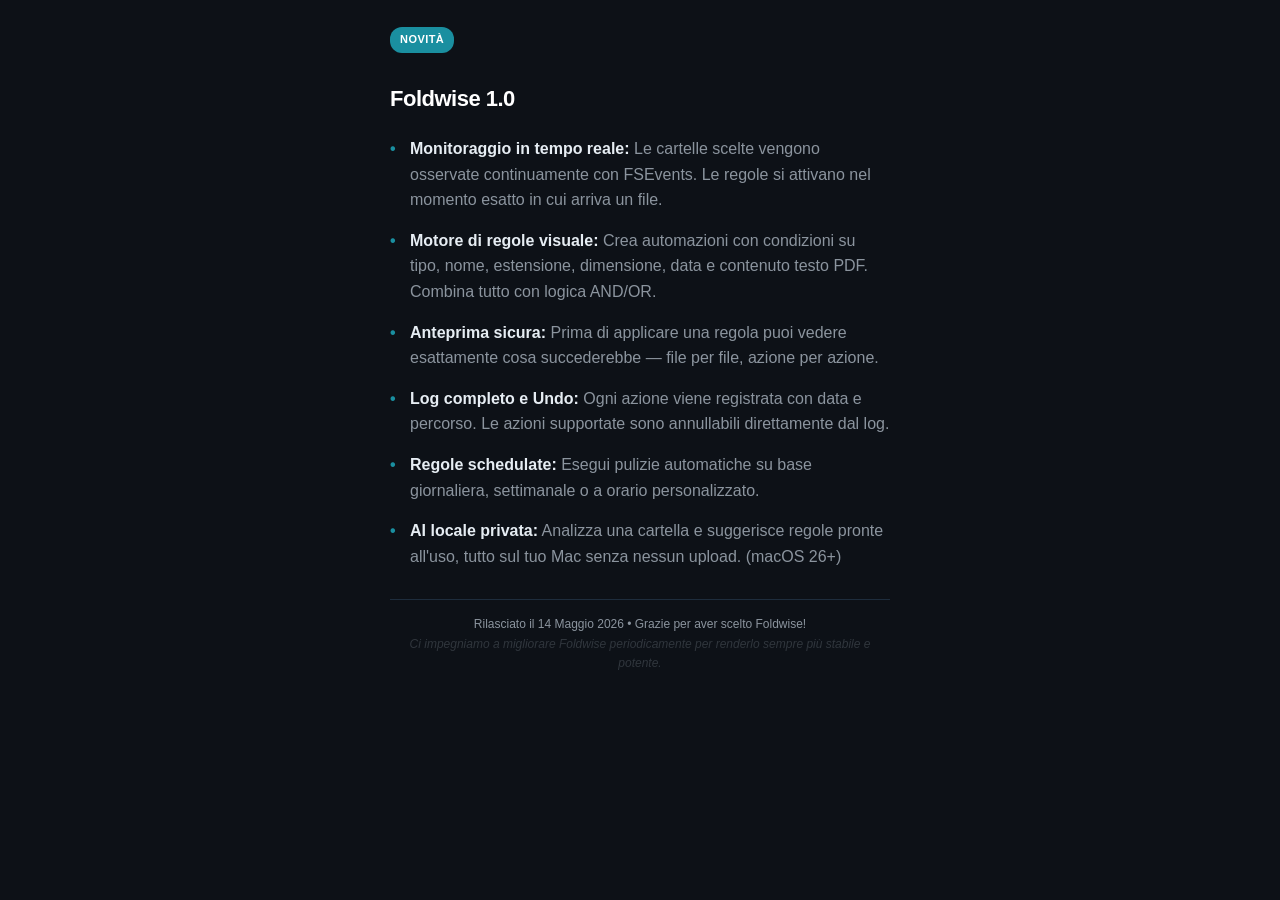
<file: docs/notes.html>
<!-- notes.html (Italiano) -->
<!DOCTYPE html>
<html lang="it">
<head>
    <meta charset="UTF-8">
    <style>
        body {
            font-family: -apple-system, BlinkMacSystemFont, "Segoe UI", Roboto, Helvetica, Arial, sans-serif;
            line-height: 1.6;
            color: #e6edf3;
            background: #0d1117;
            padding: 25px;
            margin: 0;
        }
        .container { max-width: 500px; margin: auto; }

        h2 {
            color: #ffffff;
            font-weight: 800;
            letter-spacing: -0.5px;
            margin-bottom: 20px;
            font-size: 22px;
        }
        h3 {
            color: #e6edf3;
            font-size: 15px;
            margin-top: 28px;
            margin-bottom: 12px;
        }
        .badge {
            background: #1A8FA0;
            color: white;
            padding: 4px 10px;
            border-radius: 12px;
            font-size: 11px;
            font-weight: bold;
            text-transform: uppercase;
            margin-bottom: 10px;
            display: inline-block;
            letter-spacing: 0.04em;
        }
        .badge.secondary {
            background: #172028;
            color: #8b949e;
            border: 1px solid #1e2d3d;
            margin-top: 20px;
        }
        ul {
            padding-left: 20px;
            list-style-type: none;
        }
        li {
            margin-bottom: 15px;
            position: relative;
            color: #8b949e;
        }
        li::before {
            content: "•";
            color: #1A8FA0;
            font-weight: bold;
            position: absolute;
            left: -20px;
        }
        strong { color: #e6edf3; }
        .previous { opacity: 0.75; }
        .footer {
            margin-top: 30px;
            border-top: 1px solid #1e2d3d;
            padding-top: 15px;
            font-size: 12px;
            color: #8b949e;
            text-align: center;
        }
        .footer em { color: #30363d; }
    </style>
</head>
<body>
    <div class="container">
        <div class="badge">Novità</div>
        <h2>Foldwise 1.0</h2>

        <ul>
            <li><strong>Monitoraggio in tempo reale:</strong> Le cartelle scelte vengono osservate continuamente con FSEvents. Le regole si attivano nel momento esatto in cui arriva un file.</li>
            <li><strong>Motore di regole visuale:</strong> Crea automazioni con condizioni su tipo, nome, estensione, dimensione, data e contenuto testo PDF. Combina tutto con logica AND/OR.</li>
            <li><strong>Anteprima sicura:</strong> Prima di applicare una regola puoi vedere esattamente cosa succederebbe — file per file, azione per azione.</li>
            <li><strong>Log completo e Undo:</strong> Ogni azione viene registrata con data e percorso. Le azioni supportate sono annullabili direttamente dal log.</li>
            <li><strong>Regole schedulate:</strong> Esegui pulizie automatiche su base giornaliera, settimanale o a orario personalizzato.</li>
            <li><strong>AI locale privata:</strong> Analizza una cartella e suggerisce regole pronte all'uso, tutto sul tuo Mac senza nessun upload. (macOS 26+)</li>
        </ul>

        <div class="footer">
            Rilasciato il 14 Maggio 2026 • Grazie per aver scelto Foldwise!<br>
            <em>Ci impegniamo a migliorare Foldwise periodicamente per renderlo sempre più stabile e potente.</em>
        </div>
    </div>
</body>
</html>
</file>
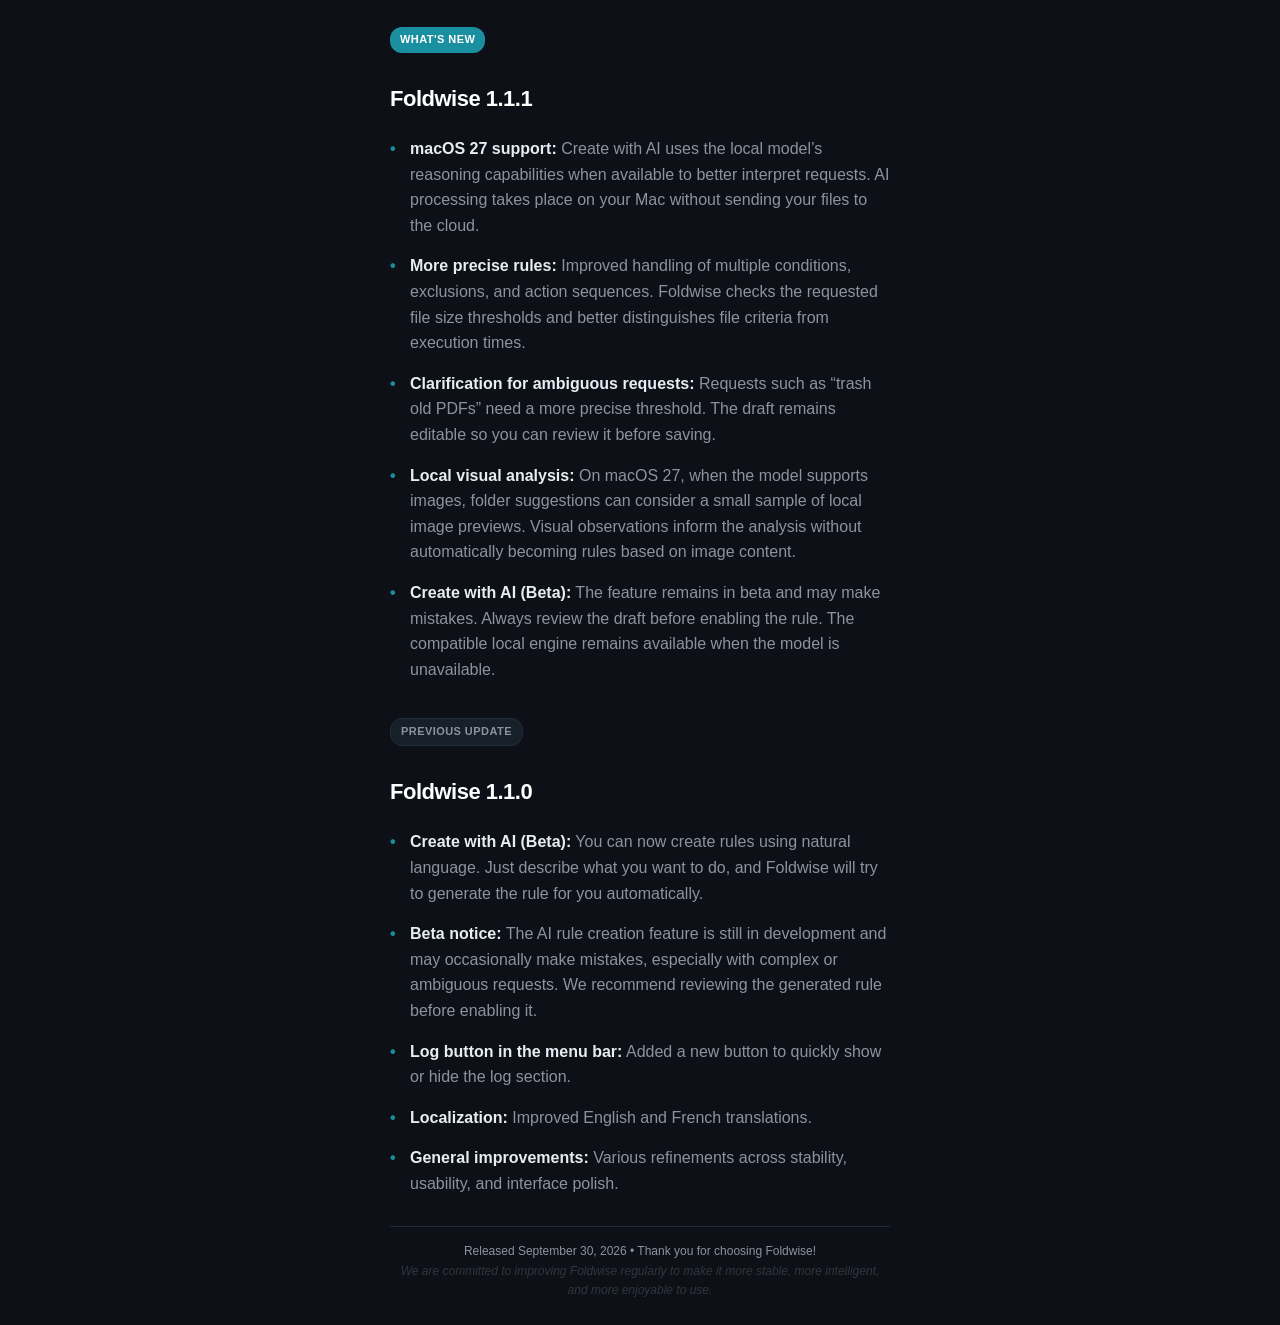
<file: docs/release/notes-en.html>
<!-- notes-en.html (English) -->
<!DOCTYPE html>
<html lang="en">
<head>
    <meta charset="UTF-8">
    <style>
        body {
            font-family: -apple-system, BlinkMacSystemFont, "Segoe UI", Roboto, Helvetica, Arial, sans-serif;
            line-height: 1.6;
            color: #e6edf3;
            background: #0d1117;
            padding: 25px;
            margin: 0;
        }
        .container { max-width: 500px; margin: auto; }
        h2 { color: #ffffff; font-weight: 800; letter-spacing: -0.5px; margin-bottom: 20px; font-size: 22px; }
        h3 { color: #e6edf3; font-size: 15px; margin-top: 28px; margin-bottom: 12px; }
        .badge {
            background: #1A8FA0; color: white; padding: 4px 10px;
            border-radius: 12px; font-size: 11px; font-weight: bold;
            text-transform: uppercase; margin-bottom: 10px;
            display: inline-block; letter-spacing: 0.04em;
        }
        .badge.secondary {
            background: #172028; color: #8b949e;
            border: 1px solid #1e2d3d; margin-top: 20px;
        }
        ul { padding-left: 20px; list-style-type: none; }
        li { margin-bottom: 15px; position: relative; color: #8b949e; }
        li::before { content: "•"; color: #1A8FA0; font-weight: bold; position: absolute; left: -20px; }
        strong { color: #e6edf3; }
        .footer {
            margin-top: 30px; border-top: 1px solid #1e2d3d;
            padding-top: 15px; font-size: 12px; color: #8b949e; text-align: center;
        }
        .footer em { color: #30363d; }
    </style>
</head>
<body>
    <div class="container">
        <div class="badge">What's New</div>
        <h2>Foldwise 1.1.1</h2>
        <ul>
            <li><strong>macOS 27 support:</strong> Create with AI uses the local model’s reasoning capabilities when available to better interpret requests. AI processing takes place on your Mac without sending your files to the cloud.</li>
            <li><strong>More precise rules:</strong> Improved handling of multiple conditions, exclusions, and action sequences. Foldwise checks the requested file size thresholds and better distinguishes file criteria from execution times.</li>
            <li><strong>Clarification for ambiguous requests:</strong> Requests such as “trash old PDFs” need a more precise threshold. The draft remains editable so you can review it before saving.</li>
            <li><strong>Local visual analysis:</strong> On macOS 27, when the model supports images, folder suggestions can consider a small sample of local image previews. Visual observations inform the analysis without automatically becoming rules based on image content.</li>
            <li><strong>Create with AI (Beta):</strong> The feature remains in beta and may make mistakes. Always review the draft before enabling the rule. The compatible local engine remains available when the model is unavailable.</li>
        </ul>

        <div class="badge secondary">Previous Update</div>
        <h2>Foldwise 1.1.0</h2>
        <ul>
            <li><strong>Create with AI (Beta):</strong> You can now create rules using natural language. Just describe what you want to do, and Foldwise will try to generate the rule for you automatically.</li>
            <li><strong>Beta notice:</strong> The AI rule creation feature is still in development and may occasionally make mistakes, especially with complex or ambiguous requests. We recommend reviewing the generated rule before enabling it.</li>
            <li><strong>Log button in the menu bar:</strong> Added a new button to quickly show or hide the log section.</li>
            <li><strong>Localization:</strong> Improved English and French translations.</li>
            <li><strong>General improvements:</strong> Various refinements across stability, usability, and interface polish.</li>
        </ul>

        <div class="footer">
            Released September 30, 2026 • Thank you for choosing Foldwise!<br>
            <em>We are committed to improving Foldwise regularly to make it more stable, more intelligent, and more enjoyable to use.</em>
        </div>
    </div>
</body>
</html>
</html>
</file>
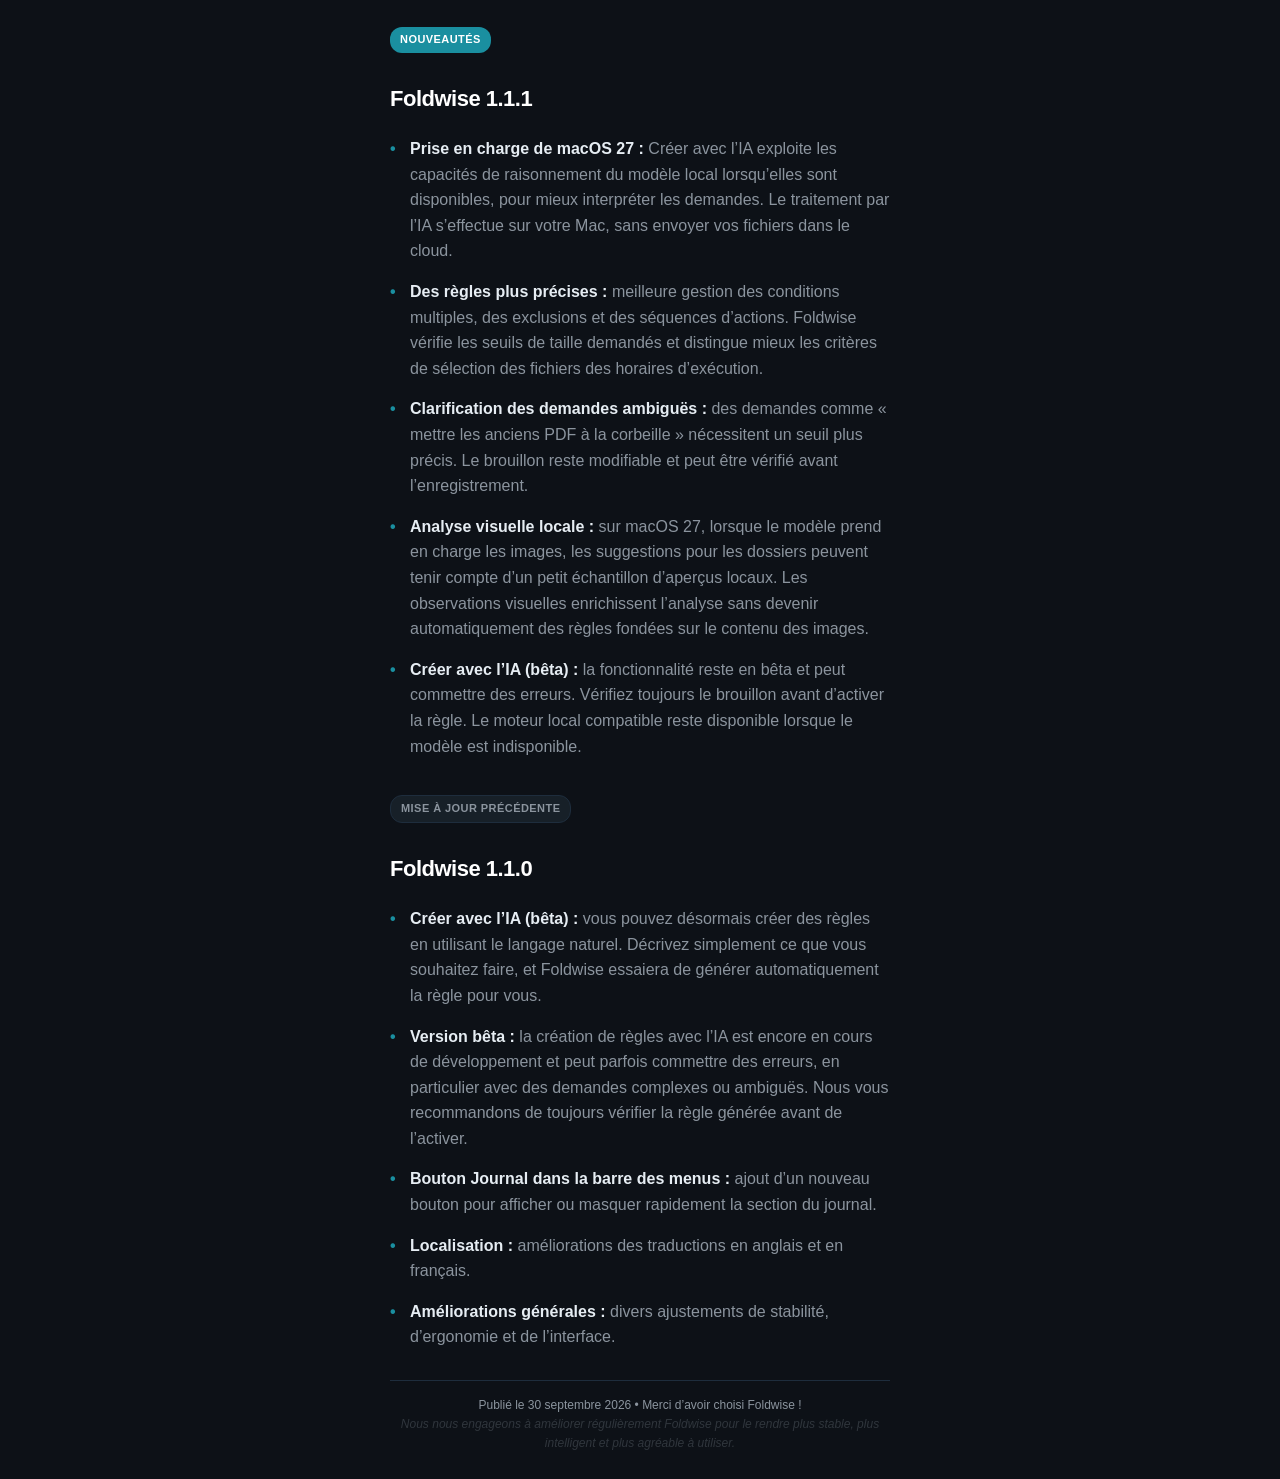
<file: docs/release/notes-fr.html>
<!-- notes-fr.html (Français) -->
<!DOCTYPE html>
<html lang="fr">
<head>
    <meta charset="UTF-8">
    <style>
        body {
            font-family: -apple-system, BlinkMacSystemFont, "Segoe UI", Roboto, Helvetica, Arial, sans-serif;
            line-height: 1.6;
            color: #e6edf3;
            background: #0d1117;
            padding: 25px;
            margin: 0;
        }
        .container { max-width: 500px; margin: auto; }
        h2 { color: #ffffff; font-weight: 800; letter-spacing: -0.5px; margin-bottom: 20px; font-size: 22px; }
        h3 { color: #e6edf3; font-size: 15px; margin-top: 28px; margin-bottom: 12px; }
        .badge {
            background: #1A8FA0; color: white; padding: 4px 10px;
            border-radius: 12px; font-size: 11px; font-weight: bold;
            text-transform: uppercase; margin-bottom: 10px;
            display: inline-block; letter-spacing: 0.04em;
        }
        .badge.secondary {
            background: #172028; color: #8b949e;
            border: 1px solid #1e2d3d; margin-top: 20px;
        }
        ul { padding-left: 20px; list-style-type: none; }
        li { margin-bottom: 15px; position: relative; color: #8b949e; }
        li::before { content: "•"; color: #1A8FA0; font-weight: bold; position: absolute; left: -20px; }
        strong { color: #e6edf3; }
        .footer {
            margin-top: 30px; border-top: 1px solid #1e2d3d;
            padding-top: 15px; font-size: 12px; color: #8b949e; text-align: center;
        }
        .footer em { color: #30363d; }
    </style>
</head>
<body>
    <div class="container">
        <div class="badge">Nouveautés</div>
        <h2>Foldwise 1.1.1</h2>
        <ul>
            <li><strong>Prise en charge de macOS 27 :</strong> Créer avec l’IA exploite les capacités de raisonnement du modèle local lorsqu’elles sont disponibles, pour mieux interpréter les demandes. Le traitement par l’IA s’effectue sur votre Mac, sans envoyer vos fichiers dans le cloud.</li>
            <li><strong>Des règles plus précises :</strong> meilleure gestion des conditions multiples, des exclusions et des séquences d’actions. Foldwise vérifie les seuils de taille demandés et distingue mieux les critères de sélection des fichiers des horaires d’exécution.</li>
            <li><strong>Clarification des demandes ambiguës :</strong> des demandes comme « mettre les anciens PDF à la corbeille » nécessitent un seuil plus précis. Le brouillon reste modifiable et peut être vérifié avant l’enregistrement.</li>
            <li><strong>Analyse visuelle locale :</strong> sur macOS 27, lorsque le modèle prend en charge les images, les suggestions pour les dossiers peuvent tenir compte d’un petit échantillon d’aperçus locaux. Les observations visuelles enrichissent l’analyse sans devenir automatiquement des règles fondées sur le contenu des images.</li>
            <li><strong>Créer avec l’IA (bêta) :</strong> la fonctionnalité reste en bêta et peut commettre des erreurs. Vérifiez toujours le brouillon avant d’activer la règle. Le moteur local compatible reste disponible lorsque le modèle est indisponible.</li>
        </ul>

        <div class="badge secondary">Mise à jour précédente</div>
        <h2>Foldwise 1.1.0</h2>
        <ul>
            <li><strong>Créer avec l’IA (bêta) :</strong> vous pouvez désormais créer des règles en utilisant le langage naturel. Décrivez simplement ce que vous souhaitez faire, et Foldwise essaiera de générer automatiquement la règle pour vous.</li>
            <li><strong>Version bêta :</strong> la création de règles avec l’IA est encore en cours de développement et peut parfois commettre des erreurs, en particulier avec des demandes complexes ou ambiguës. Nous vous recommandons de toujours vérifier la règle générée avant de l’activer.</li>
            <li><strong>Bouton Journal dans la barre des menus :</strong> ajout d’un nouveau bouton pour afficher ou masquer rapidement la section du journal.</li>
            <li><strong>Localisation :</strong> améliorations des traductions en anglais et en français.</li>
            <li><strong>Améliorations générales :</strong> divers ajustements de stabilité, d’ergonomie et de l’interface.</li>
        </ul>

        <div class="footer">
            Publié le 30 septembre 2026 • Merci d’avoir choisi Foldwise !<br>
            <em>Nous nous engageons à améliorer régulièrement Foldwise pour le rendre plus stable, plus intelligent et plus agréable à utiliser.</em>
        </div>
    </div>
</body>
</html>
</file>
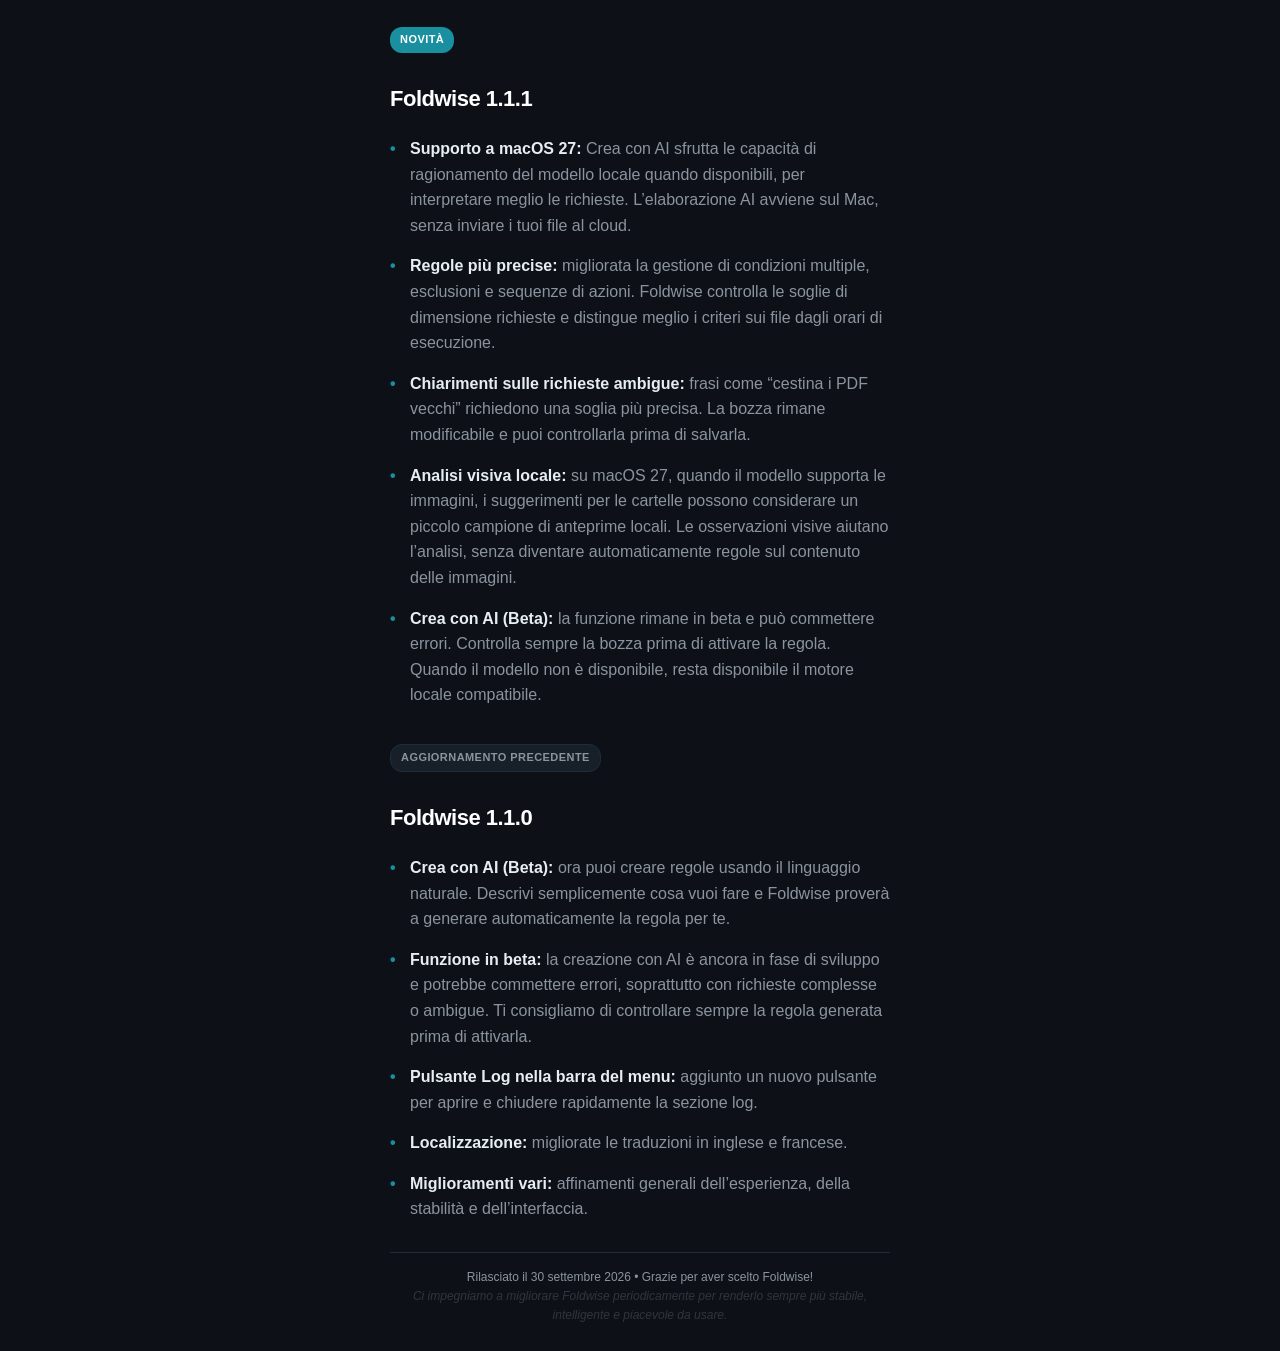
<file: docs/release/notes.html>
<!-- notes.html (Italiano) -->
<!DOCTYPE html>
<html lang="it">
<head>
    <meta charset="UTF-8">
    <style>
        body {
            font-family: -apple-system, BlinkMacSystemFont, "Segoe UI", Roboto, Helvetica, Arial, sans-serif;
            line-height: 1.6;
            color: #e6edf3;
            background: #0d1117;
            padding: 25px;
            margin: 0;
        }
        .container { max-width: 500px; margin: auto; }

        h2 {
            color: #ffffff;
            font-weight: 800;
            letter-spacing: -0.5px;
            margin-bottom: 20px;
            font-size: 22px;
        }
        h3 {
            color: #e6edf3;
            font-size: 15px;
            margin-top: 28px;
            margin-bottom: 12px;
        }
        .badge {
            background: #1A8FA0;
            color: white;
            padding: 4px 10px;
            border-radius: 12px;
            font-size: 11px;
            font-weight: bold;
            text-transform: uppercase;
            margin-bottom: 10px;
            display: inline-block;
            letter-spacing: 0.04em;
        }
        .badge.secondary {
            background: #172028;
            color: #8b949e;
            border: 1px solid #1e2d3d;
            margin-top: 20px;
        }
        ul {
            padding-left: 20px;
            list-style-type: none;
        }
        li {
            margin-bottom: 15px;
            position: relative;
            color: #8b949e;
        }
        li::before {
            content: "•";
            color: #1A8FA0;
            font-weight: bold;
            position: absolute;
            left: -20px;
        }
        strong { color: #e6edf3; }
        .footer {
            margin-top: 30px;
            border-top: 1px solid #1e2d3d;
            padding-top: 15px;
            font-size: 12px;
            color: #8b949e;
            text-align: center;
        }
        .footer em { color: #30363d; }
    </style>
</head>
<body>
    <div class="container">
        <div class="badge">Novità</div>
        <h2>Foldwise 1.1.1</h2>
        <ul>
            <li><strong>Supporto a macOS 27:</strong> Crea con AI sfrutta le capacità di ragionamento del modello locale quando disponibili, per interpretare meglio le richieste. L’elaborazione AI avviene sul Mac, senza inviare i tuoi file al cloud.</li>
            <li><strong>Regole più precise:</strong> migliorata la gestione di condizioni multiple, esclusioni e sequenze di azioni. Foldwise controlla le soglie di dimensione richieste e distingue meglio i criteri sui file dagli orari di esecuzione.</li>
            <li><strong>Chiarimenti sulle richieste ambigue:</strong> frasi come “cestina i PDF vecchi” richiedono una soglia più precisa. La bozza rimane modificabile e puoi controllarla prima di salvarla.</li>
            <li><strong>Analisi visiva locale:</strong> su macOS 27, quando il modello supporta le immagini, i suggerimenti per le cartelle possono considerare un piccolo campione di anteprime locali. Le osservazioni visive aiutano l’analisi, senza diventare automaticamente regole sul contenuto delle immagini.</li>
            <li><strong>Crea con AI (Beta):</strong> la funzione rimane in beta e può commettere errori. Controlla sempre la bozza prima di attivare la regola. Quando il modello non è disponibile, resta disponibile il motore locale compatibile.</li>
        </ul>

        <div class="badge secondary">Aggiornamento precedente</div>
        <h2>Foldwise 1.1.0</h2>
        <ul>
            <li><strong>Crea con AI (Beta):</strong> ora puoi creare regole usando il linguaggio naturale. Descrivi semplicemente cosa vuoi fare e Foldwise proverà a generare automaticamente la regola per te.</li>
            <li><strong>Funzione in beta:</strong> la creazione con AI è ancora in fase di sviluppo e potrebbe commettere errori, soprattutto con richieste complesse o ambigue. Ti consigliamo di controllare sempre la regola generata prima di attivarla.</li>
            <li><strong>Pulsante Log nella barra del menu:</strong> aggiunto un nuovo pulsante per aprire e chiudere rapidamente la sezione log.</li>
            <li><strong>Localizzazione:</strong> migliorate le traduzioni in inglese e francese.</li>
            <li><strong>Miglioramenti vari:</strong> affinamenti generali dell’esperienza, della stabilità e dell’interfaccia.</li>
        </ul>

        <div class="footer">
            Rilasciato il 30 settembre 2026 • Grazie per aver scelto Foldwise!<br>
            <em>Ci impegniamo a migliorare Foldwise periodicamente per renderlo sempre più stabile, intelligente e piacevole da usare.</em>
        </div>
    </div>
</body>
</html>
</file>
